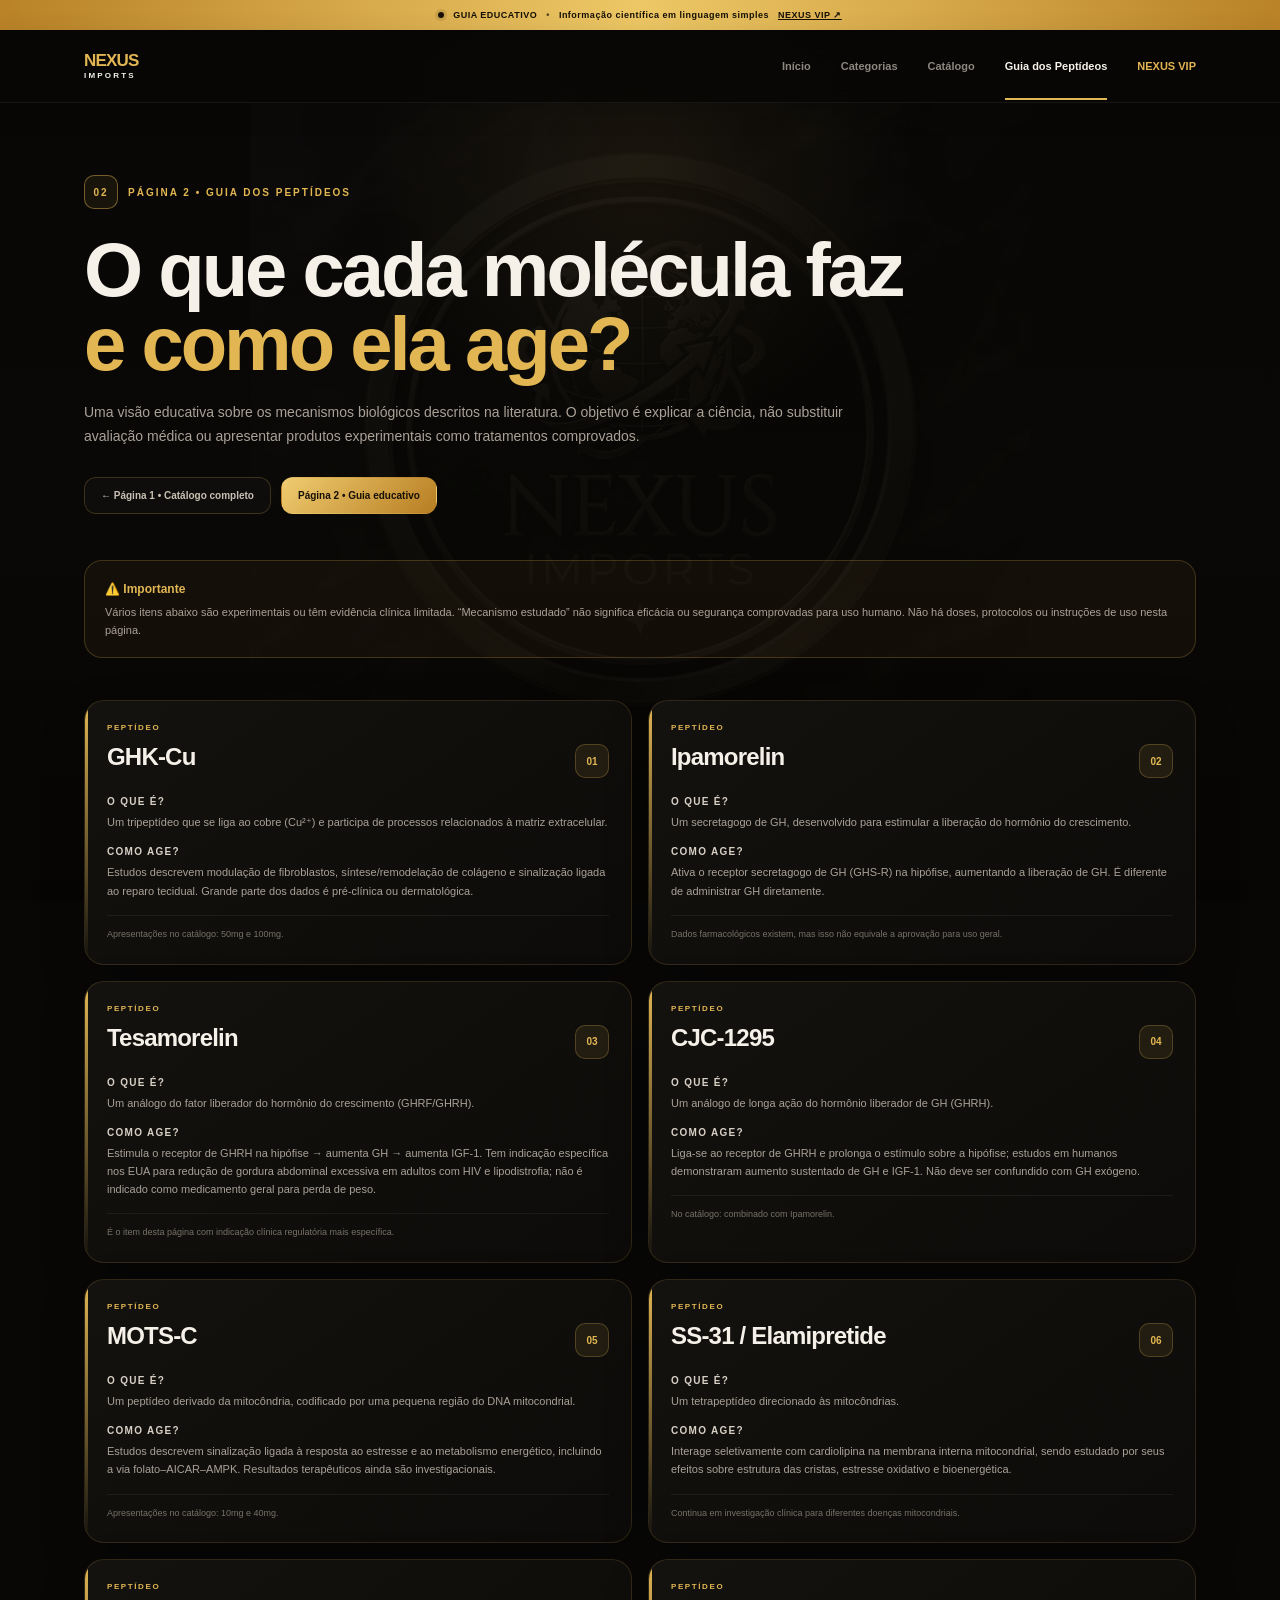
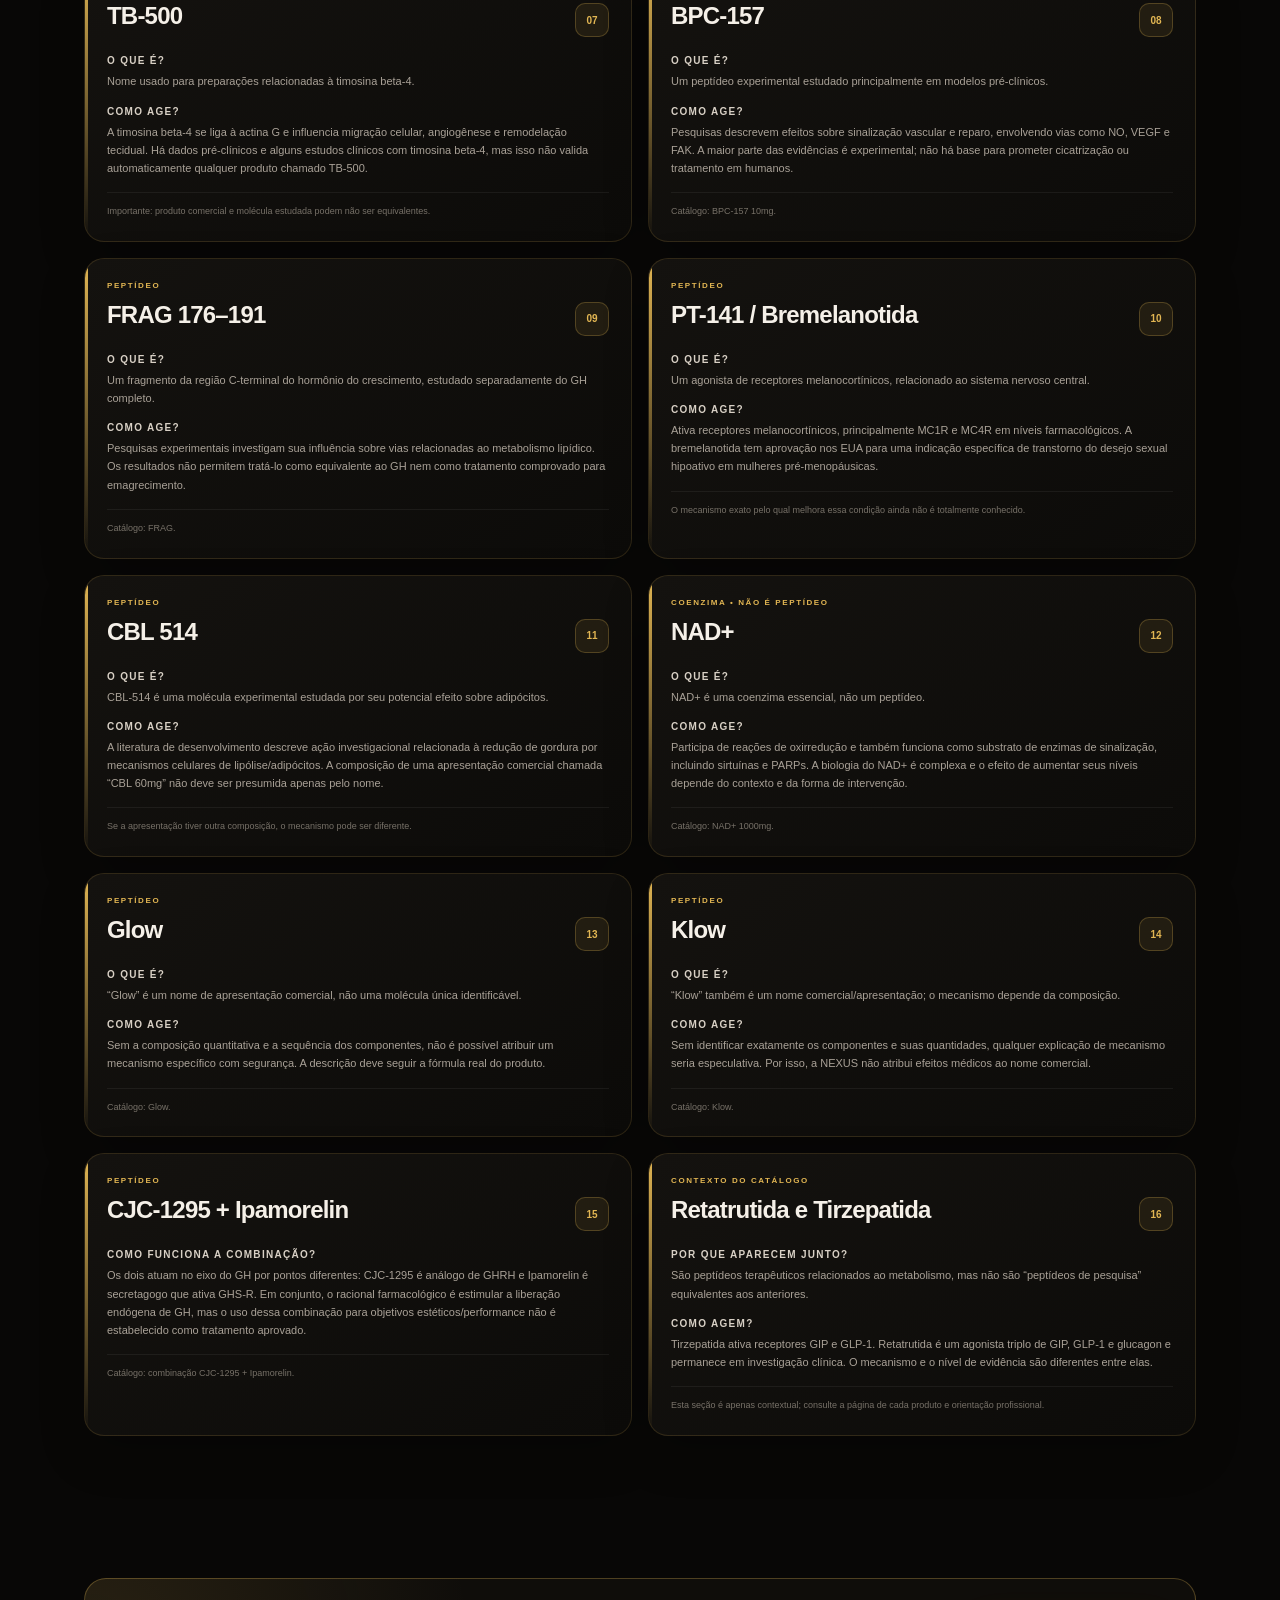
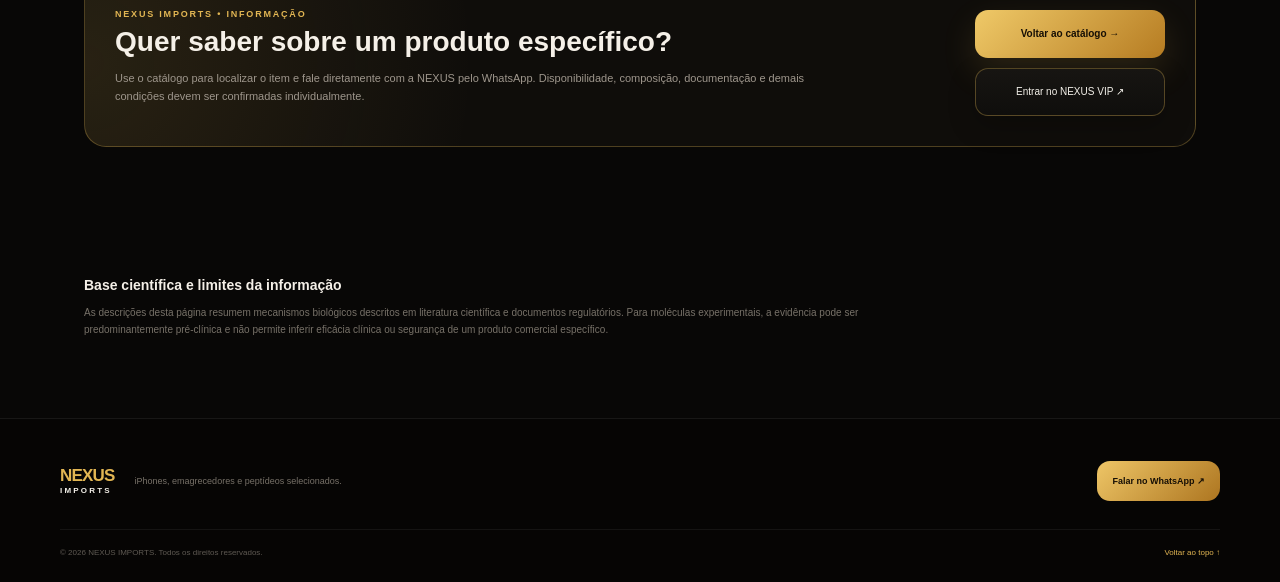
<file: guia-peptideos.html>
<!DOCTYPE html>
<html lang="pt-BR">
<head>
<meta charset="utf-8">
<meta name="viewport" content="width=device-width, initial-scale=1.0, viewport-fit=cover">
<meta name="theme-color" content="#080706">
<meta name="description" content="Guia educativo da NEXUS IMPORTS sobre peptídeos e moléculas relacionadas: mecanismo de ação, nível de evidência e observações de segurança.">
<title>NEXUS IMPORTS | Guia dos Peptídeos</title>
<link rel="icon" href="assets/images/branding/nexus-logo.png">
<link rel="stylesheet" href="style.css">
</head>
<body class="guide-page">
<div class="announcement"><span class="live-dot"></span><strong>GUIA EDUCATIVO</strong><span class="announcement-sep">•</span><span>Informação científica em linguagem simples</span><a href="index.html#promocoes">NEXUS VIP ↗</a></div>
<header class="site-header" id="topo"><div class="header-inner">
<a aria-label="NEXUS IMPORTS - início" class="brand" href="index.html#inicio"><span class="brand-text"><strong>NEXUS</strong><b>IMPORTS</b></span></a>
<nav aria-label="Navegação principal" class="nav" id="main-nav">
<a class="nav-link" href="index.html#inicio">Início</a><a class="nav-link" href="index.html#categorias">Categorias</a><a class="nav-link" href="index.html#catalogo">Catálogo</a><a class="nav-link active" href="guia-peptideos.html">Guia dos Peptídeos</a><a class="nav-link nav-vip" href="index.html#promocoes">NEXUS VIP</a>
</nav>
<button aria-controls="main-nav" aria-expanded="false" aria-label="Abrir menu" class="menu-btn" type="button"><span></span><span></span><span></span></button>
</div></header>
<main>
<section class="guide-hero section-pad">
<div class="guide-kicker"><span>02</span> PÁGINA 2 • GUIA DOS PEPTÍDEOS</div>
<h1>O que cada molécula faz<br><em>e como ela age?</em></h1>
<p>Uma visão educativa sobre os mecanismos biológicos descritos na literatura. O objetivo é explicar a ciência, não substituir avaliação médica ou apresentar produtos experimentais como tratamentos comprovados.</p>
<div class="guide-switch"><a href="index.html">← Página 1 • Catálogo completo</a><a class="active" href="guia-peptideos.html">Página 2 • Guia educativo</a></div>
</section>
<section class="guide-warning section-pad"><div><strong>⚠️ Importante</strong><p>Vários itens abaixo são experimentais ou têm evidência clínica limitada. “Mecanismo estudado” não significa eficácia ou segurança comprovadas para uso humano. Não há doses, protocolos ou instruções de uso nesta página.</p></div></section>
<section class="guide-grid section-pad">
<article class="guide-card"><div class="guide-card-head"><span>PEPTÍDEO</span><h2>GHK-Cu</h2><b>01</b></div><h3>O que é?</h3><p>Um tripeptídeo que se liga ao cobre (Cu²⁺) e participa de processos relacionados à matriz extracelular.</p><h3>Como age?</h3><p>Estudos descrevem modulação de fibroblastos, síntese/remodelação de colágeno e sinalização ligada ao reparo tecidual. Grande parte dos dados é pré-clínica ou dermatológica.</p><small>Apresentações no catálogo: 50mg e 100mg.</small></article>
<article class="guide-card"><div class="guide-card-head"><span>PEPTÍDEO</span><h2>Ipamorelin</h2><b>02</b></div><h3>O que é?</h3><p>Um secretagogo de GH, desenvolvido para estimular a liberação do hormônio do crescimento.</p><h3>Como age?</h3><p>Ativa o receptor secretagogo de GH (GHS-R) na hipófise, aumentando a liberação de GH. É diferente de administrar GH diretamente.</p><small>Dados farmacológicos existem, mas isso não equivale a aprovação para uso geral.</small></article>
<article class="guide-card"><div class="guide-card-head"><span>PEPTÍDEO</span><h2>Tesamorelin</h2><b>03</b></div><h3>O que é?</h3><p>Um análogo do fator liberador do hormônio do crescimento (GHRF/GHRH).</p><h3>Como age?</h3><p>Estimula o receptor de GHRH na hipófise → aumenta GH → aumenta IGF-1. Tem indicação específica nos EUA para redução de gordura abdominal excessiva em adultos com HIV e lipodistrofia; não é indicado como medicamento geral para perda de peso.</p><small>É o item desta página com indicação clínica regulatória mais específica.</small></article>
<article class="guide-card"><div class="guide-card-head"><span>PEPTÍDEO</span><h2>CJC-1295</h2><b>04</b></div><h3>O que é?</h3><p>Um análogo de longa ação do hormônio liberador de GH (GHRH).</p><h3>Como age?</h3><p>Liga-se ao receptor de GHRH e prolonga o estímulo sobre a hipófise; estudos em humanos demonstraram aumento sustentado de GH e IGF-1. Não deve ser confundido com GH exógeno.</p><small>No catálogo: combinado com Ipamorelin.</small></article>
<article class="guide-card"><div class="guide-card-head"><span>PEPTÍDEO</span><h2>MOTS-C</h2><b>05</b></div><h3>O que é?</h3><p>Um peptídeo derivado da mitocôndria, codificado por uma pequena região do DNA mitocondrial.</p><h3>Como age?</h3><p>Estudos descrevem sinalização ligada à resposta ao estresse e ao metabolismo energético, incluindo a via folato–AICAR–AMPK. Resultados terapêuticos ainda são investigacionais.</p><small>Apresentações no catálogo: 10mg e 40mg.</small></article>
<article class="guide-card"><div class="guide-card-head"><span>PEPTÍDEO</span><h2>SS-31 / Elamipretide</h2><b>06</b></div><h3>O que é?</h3><p>Um tetrapeptídeo direcionado às mitocôndrias.</p><h3>Como age?</h3><p>Interage seletivamente com cardiolipina na membrana interna mitocondrial, sendo estudado por seus efeitos sobre estrutura das cristas, estresse oxidativo e bioenergética.</p><small>Continua em investigação clínica para diferentes doenças mitocondriais.</small></article>
<article class="guide-card"><div class="guide-card-head"><span>PEPTÍDEO</span><h2>TB-500</h2><b>07</b></div><h3>O que é?</h3><p>Nome usado para preparações relacionadas à timosina beta-4.</p><h3>Como age?</h3><p>A timosina beta-4 se liga à actina G e influencia migração celular, angiogênese e remodelação tecidual. Há dados pré-clínicos e alguns estudos clínicos com timosina beta-4, mas isso não valida automaticamente qualquer produto chamado TB-500.</p><small>Importante: produto comercial e molécula estudada podem não ser equivalentes.</small></article>
<article class="guide-card"><div class="guide-card-head"><span>PEPTÍDEO</span><h2>BPC-157</h2><b>08</b></div><h3>O que é?</h3><p>Um peptídeo experimental estudado principalmente em modelos pré-clínicos.</p><h3>Como age?</h3><p>Pesquisas descrevem efeitos sobre sinalização vascular e reparo, envolvendo vias como NO, VEGF e FAK. A maior parte das evidências é experimental; não há base para prometer cicatrização ou tratamento em humanos.</p><small>Catálogo: BPC-157 10mg.</small></article>
<article class="guide-card"><div class="guide-card-head"><span>PEPTÍDEO</span><h2>FRAG 176–191</h2><b>09</b></div><h3>O que é?</h3><p>Um fragmento da região C-terminal do hormônio do crescimento, estudado separadamente do GH completo.</p><h3>Como age?</h3><p>Pesquisas experimentais investigam sua influência sobre vias relacionadas ao metabolismo lipídico. Os resultados não permitem tratá-lo como equivalente ao GH nem como tratamento comprovado para emagrecimento.</p><small>Catálogo: FRAG.</small></article>
<article class="guide-card"><div class="guide-card-head"><span>PEPTÍDEO</span><h2>PT-141 / Bremelanotida</h2><b>10</b></div><h3>O que é?</h3><p>Um agonista de receptores melanocortínicos, relacionado ao sistema nervoso central.</p><h3>Como age?</h3><p>Ativa receptores melanocortínicos, principalmente MC1R e MC4R em níveis farmacológicos. A bremelanotida tem aprovação nos EUA para uma indicação específica de transtorno do desejo sexual hipoativo em mulheres pré-menopáusicas.</p><small>O mecanismo exato pelo qual melhora essa condição ainda não é totalmente conhecido.</small></article>
<article class="guide-card"><div class="guide-card-head"><span>PEPTÍDEO</span><h2>CBL 514</h2><b>11</b></div><h3>O que é?</h3><p>CBL-514 é uma molécula experimental estudada por seu potencial efeito sobre adipócitos.</p><h3>Como age?</h3><p>A literatura de desenvolvimento descreve ação investigacional relacionada à redução de gordura por mecanismos celulares de lipólise/adipócitos. A composição de uma apresentação comercial chamada “CBL 60mg” não deve ser presumida apenas pelo nome.</p><small>Se a apresentação tiver outra composição, o mecanismo pode ser diferente.</small></article>
<article class="guide-card"><div class="guide-card-head"><span>COENZIMA • NÃO É PEPTÍDEO</span><h2>NAD+</h2><b>12</b></div><h3>O que é?</h3><p>NAD+ é uma coenzima essencial, não um peptídeo.</p><h3>Como age?</h3><p>Participa de reações de oxirredução e também funciona como substrato de enzimas de sinalização, incluindo sirtuínas e PARPs. A biologia do NAD+ é complexa e o efeito de aumentar seus níveis depende do contexto e da forma de intervenção.</p><small>Catálogo: NAD+ 1000mg.</small></article>
<article class="guide-card"><div class="guide-card-head"><span>PEPTÍDEO</span><h2>Glow</h2><b>13</b></div><h3>O que é?</h3><p>“Glow” é um nome de apresentação comercial, não uma molécula única identificável.</p><h3>Como age?</h3><p>Sem a composição quantitativa e a sequência dos componentes, não é possível atribuir um mecanismo específico com segurança. A descrição deve seguir a fórmula real do produto.</p><small>Catálogo: Glow.</small></article>
<article class="guide-card"><div class="guide-card-head"><span>PEPTÍDEO</span><h2>Klow</h2><b>14</b></div><h3>O que é?</h3><p>“Klow” também é um nome comercial/apresentação; o mecanismo depende da composição.</p><h3>Como age?</h3><p>Sem identificar exatamente os componentes e suas quantidades, qualquer explicação de mecanismo seria especulativa. Por isso, a NEXUS não atribui efeitos médicos ao nome comercial.</p><small>Catálogo: Klow.</small></article>
<article class="guide-card"><div class="guide-card-head"><span>PEPTÍDEO</span><h2>CJC-1295 + Ipamorelin</h2><b>15</b></div><h3>Como funciona a combinação?</h3><p>Os dois atuam no eixo do GH por pontos diferentes: CJC-1295 é análogo de GHRH e Ipamorelin é secretagogo que ativa GHS-R. Em conjunto, o racional farmacológico é estimular a liberação endógena de GH, mas o uso dessa combinação para objetivos estéticos/performance não é estabelecido como tratamento aprovado.</p><small>Catálogo: combinação CJC-1295 + Ipamorelin.</small></article>
<article class="guide-card"><div class="guide-card-head"><span>CONTEXTO DO CATÁLOGO</span><h2>Retatrutida e Tirzepatida</h2><b>16</b></div><h3>Por que aparecem junto?</h3><p>São peptídeos terapêuticos relacionados ao metabolismo, mas não são “peptídeos de pesquisa” equivalentes aos anteriores.</p><h3>Como agem?</h3><p>Tirzepatida ativa receptores GIP e GLP-1. Retatrutida é um agonista triplo de GIP, GLP-1 e glucagon e permanece em investigação clínica. O mecanismo e o nível de evidência são diferentes entre elas.</p><small>Esta seção é apenas contextual; consulte a página de cada produto e orientação profissional.</small></article>
</section>
<section class="guide-final section-pad"><div class="guide-final-box"><div><span class="eyebrow">NEXUS IMPORTS • INFORMAÇÃO</span><h2>Quer saber sobre um produto específico?</h2><p>Use o catálogo para localizar o item e fale diretamente com a NEXUS pelo WhatsApp. Disponibilidade, composição, documentação e demais condições devem ser confirmadas individualmente.</p></div><div class="guide-final-actions"><a class="primary-btn" href="index.html#catalogo">Voltar ao catálogo →</a><a class="secondary-btn" href="index.html#promocoes">Entrar no NEXUS VIP ↗</a></div></div></section>
<section class="guide-sources section-pad"><h2>Base científica e limites da informação</h2><p>As descrições desta página resumem mecanismos biológicos descritos em literatura científica e documentos regulatórios. Para moléculas experimentais, a evidência pode ser predominantemente pré-clínica e não permite inferir eficácia clínica ou segurança de um produto comercial específico.</p></section>
</main>
<footer><div class="footer-main"><a class="brand" href="index.html#inicio"><span class="brand-text"><strong>NEXUS</strong><b>IMPORTS</b></span></a><p>iPhones, emagrecedores e peptídeos selecionados.</p><a class="footer-wa" href="https://wa.me/595982747177" rel="noopener" target="_blank">Falar no WhatsApp ↗</a></div><div class="footer-line"></div><div class="footer-bottom"><small>© 2026 NEXUS IMPORTS. Todos os direitos reservados.</small><a href="#topo">Voltar ao topo ↑</a></div></footer>
<script>
const menuBtn=document.querySelector('.menu-btn'),nav=document.querySelector('.nav');
menuBtn?.addEventListener('click',()=>{const open=nav?.classList.toggle('open');menuBtn?.setAttribute('aria-expanded',String(!!open));});
document.querySelectorAll('.nav-link').forEach(link=>link.addEventListener('click',()=>nav?.classList.remove('open')));
</script>
</body></html>
</file>
<file: style.css>
:root{--bg:#080706;--surface:#0d0c0a;--surface2:#12100d;--text:#f6f3eb;--muted:#9b958a;--gold:#e2b653;--gold2:#b98227;--line:rgba(226,182,83,.16);--green:#20d66b;--radius:22px;--shadow:0 24px 70px rgba(0,0,0,.42)}
*{box-sizing:border-box}html{scroll-behavior:smooth}body{margin:0;background:var(--bg);color:var(--text);font-family:Inter,Arial,sans-serif;overflow-x:hidden;position:relative;isolation:isolate}body:before{content:"";position:fixed;z-index:-2;inset:0;background:radial-gradient(circle at 50% 18%,rgba(226,182,83,.07),transparent 28%),linear-gradient(180deg,#080706,#090806 60%,#060504)}body:after{content:"";position:fixed;z-index:-1;left:50%;top:48%;width:min(72vw,780px);aspect-ratio:1;transform:translate(-50%,-50%);background:url("assets/images/branding/nexus-logo.png") center/contain no-repeat;opacity:.035;pointer-events:none;filter:saturate(.7)}a{text-decoration:none;color:inherit}button,input{font:inherit}.announcement{height:30px;background:linear-gradient(90deg,#b98227,#edc765,#b98227);color:#151006;display:flex;align-items:center;justify-content:center;gap:9px;font-size:9px;font-weight:700;letter-spacing:.5px}.announcement a{text-decoration:underline;font-weight:900}.announcement-sep{opacity:.7}.live-dot{width:6px;height:6px;background:#171107;border-radius:50%;box-shadow:0 0 0 3px rgba(23,17,7,.1)}
.site-header{position:sticky;top:0;z-index:80;background:rgba(8,7,6,.82);border-bottom:1px solid rgba(255,255,255,.06);backdrop-filter:blur(18px)}.header-inner{max-width:1160px;margin:auto;height:72px;padding:0 24px;display:flex;align-items:center;justify-content:space-between;gap:24px}.brand{display:flex;align-items:center;gap:10px;font-family:Poppins,sans-serif;font-weight:800;white-space:nowrap}.brand-mark{display:grid;place-items:center;width:31px;height:31px;border:1px solid var(--gold);border-radius:10px;color:var(--gold);font-size:14px}.brand-text{font-size:13px;letter-spacing:-.3px}.brand-text b{color:var(--gold)}.nav{display:flex;gap:30px}.nav-link{position:relative;color:#8d887f;font-size:11px;font-weight:600;padding:28px 0}.nav-link:hover,.nav-link.active{color:var(--text)}.nav-link.active:after{content:"";position:absolute;bottom:0;left:0;right:0;height:2px;background:var(--gold)}.header-cta,.footer-wa,.primary-btn,.product-action,.banner-cta{display:inline-flex;align-items:center;justify-content:center;gap:10px;font-weight:800;border-radius:13px}.header-cta{min-height:42px;padding:0 18px;background:linear-gradient(135deg,#efc968,#b67c22);color:#160f05;font-size:10px;box-shadow:0 10px 30px rgba(226,182,83,.12)}.menu-btn{display:none;background:none;border:0;padding:8px}.menu-btn span{display:block;width:21px;height:2px;background:var(--text);margin:4px;border-radius:5px}
main{overflow:hidden}.hero{max-width:1160px;min-height:650px;margin:auto;padding:74px 24px 70px;display:grid;grid-template-columns:1fr 1.04fr;align-items:center;gap:52px;position:relative}.hero-grid-bg{position:absolute;inset:0;pointer-events:none;background-image:linear-gradient(rgba(255,255,255,.025) 1px,transparent 1px),linear-gradient(90deg,rgba(255,255,255,.025) 1px,transparent 1px);background-size:56px 56px;mask-image:linear-gradient(to bottom,black,transparent 90%)}.hero-glow{position:absolute;border-radius:50%;filter:blur(70px);pointer-events:none}.glow-a{width:340px;height:340px;background:rgba(226,182,83,.09);right:22%;top:8%}.glow-b{width:240px;height:240px;background:rgba(255,180,45,.05);left:0;bottom:10%}.hero-copy{position:relative;z-index:2}.eyebrow{display:flex;align-items:center;gap:8px;color:var(--gold);font-size:9px;font-weight:800;letter-spacing:1.8px;text-transform:uppercase}.eyebrow>span{width:22px;height:1px;background:var(--gold)}.eyebrow i{font-style:normal;opacity:.7}.hero h1{font-family:Poppins,sans-serif;font-size:clamp(48px,6vw,76px);line-height:.98;letter-spacing:-4px;margin:22px 0 20px}.hero h1 em{font-style:normal;color:var(--gold);text-shadow:0 0 35px rgba(226,182,83,.12)}.hero-sub{max-width:520px;color:#9e988e;font-size:13px;line-height:1.8;margin:0}.hero-actions{display:flex;gap:10px;margin-top:30px}.primary-btn{min-height:48px;padding:0 19px;background:linear-gradient(135deg,#efc968,#b67c22);color:#160f05;font-size:10px;box-shadow:0 14px 35px rgba(226,182,83,.14)}.secondary-btn{min-height:48px;padding:0 18px;border:1px solid rgba(226,182,83,.32);background:linear-gradient(180deg,#171512,#0f0e0c);color:#f4f1ea;font-size:10px;border-radius:13px;box-shadow:0 10px 28px rgba(0,0,0,.22);display:inline-flex;align-items:center;justify-content:center;gap:9px}.secondary-btn .wa-icon{width:22px;height:22px;border-radius:50%;display:grid;place-items:center;background:#25D366;color:#07150b;font-size:10px;font-weight:900;box-shadow:0 0 0 3px rgba(37,211,102,.10)}.secondary-btn b{color:var(--gold);font-size:12px;margin-left:2px}.primary-btn:hover,.secondary-btn:hover,.product-action:hover{filter:brightness(1.07);transform:translateY(-1px)}.hero-proof{display:flex;margin-top:42px}.hero-proof>div{display:flex;gap:10px;align-items:flex-start;padding-right:28px;margin-right:22px;border-right:1px solid var(--line)}.hero-proof>div:last-child{border:0}.hero-proof strong{color:var(--gold);font-size:9px}.hero-proof span{color:#777168;font-size:8px;line-height:1.45;text-transform:uppercase;letter-spacing:.7px}.hero-banner{position:relative;z-index:2;border:1px solid rgba(226,182,83,.25);border-radius:24px;overflow:hidden;background:#090806;box-shadow:var(--shadow),0 0 70px rgba(226,182,83,.07);aspect-ratio:16/10}.hero-banner img{display:block;width:100%;height:100%;object-fit:cover}.banner-cta{position:absolute;left:18px;right:18px;bottom:18px;min-height:45px;background:linear-gradient(135deg,rgba(239,201,104,.98),rgba(182,124,34,.98));color:#160f05;font-size:10px;box-shadow:0 12px 30px rgba(0,0,0,.35)}
.ticker{border-top:1px solid var(--line);border-bottom:1px solid var(--line);overflow:hidden;background:rgba(12,10,8,.72)}.ticker-track{height:50px;display:flex;align-items:center;justify-content:center;gap:25px;min-width:max-content;color:#777167;font-size:8px;font-weight:800;letter-spacing:2px}.ticker i{font-style:normal;color:var(--gold)}
.section-pad{max-width:1160px;margin:auto;padding:100px 24px}.section-head{display:flex;align-items:end;justify-content:space-between;gap:30px;margin-bottom:34px}.section-head h2,.catalog-heading h2{font-family:Poppins,sans-serif;font-size:clamp(30px,4vw,48px);line-height:1.05;letter-spacing:-2px;margin:12px 0 0}.section-head p,.catalog-heading p{max-width:430px;margin:0;color:#817b72;font-size:11px;line-height:1.7}.category-grid{display:grid;grid-template-columns:repeat(4,1fr);gap:12px}.category-card{position:relative;min-height:350px;padding:20px;border:1px solid rgba(255,255,255,.08);border-radius:var(--radius);background:linear-gradient(145deg,#12110f,#0b0a09);overflow:hidden;display:flex;flex-direction:column;justify-content:space-between;transition:.3s}.category-card:before{content:"";position:absolute;width:190px;height:190px;border-radius:50%;right:-65px;top:-70px;background:radial-gradient(circle,rgba(226,182,83,.15),transparent 68%);opacity:.7}.category-card:hover{transform:translateY(-5px);border-color:rgba(226,182,83,.32);box-shadow:0 22px 55px rgba(0,0,0,.3)}.category-number{position:relative;color:#5f5a53;font-size:9px;font-weight:800}.category-art{height:140px;display:grid;place-items:center;color:var(--gold);font-size:78px;font-family:Poppins,sans-serif;text-shadow:0 0 35px rgba(226,182,83,.16)}.xiaomi-art{font-size:70px}.peptide-art{font-size:62px}.category-content{position:relative}.category-content>span,.feature-info>div>span,.catalog-product-info>span{color:#6e685f;font-size:8px;font-weight:800;letter-spacing:1.5px}.category-content h3{font-family:Poppins,sans-serif;font-size:22px;margin:6px 0}.category-content p{color:#79736a;font-size:9px;line-height:1.55;min-height:30px;margin:0 0 16px}.category-content b{color:var(--gold);font-size:9px}.category-content i{font-style:normal;margin-left:5px}
.catalog{border-top:1px solid rgba(255,255,255,.035);max-width:none;padding-left:max(24px,calc((100vw - 1160px)/2));padding-right:max(24px,calc((100vw - 1160px)/2));background:linear-gradient(180deg,rgba(15,13,10,.42),rgba(7,6,5,.7))}.catalog-heading{max-width:1160px;margin:0 auto 30px;display:flex;align-items:end;justify-content:space-between;gap:25px}.catalog-whatsapp{display:flex;align-items:center;gap:15px;color:var(--gold);font-size:10px;font-weight:800;white-space:nowrap}.catalog-toolbar{max-width:1160px;margin:auto;display:flex;gap:14px;align-items:center;justify-content:space-between}.catalog-tabs{display:flex;gap:7px;overflow-x:auto;scrollbar-width:none}.catalog-tabs::-webkit-scrollbar{display:none}.catalog-tab{border:1px solid rgba(255,255,255,.09);background:#0e0d0b;color:#777168;border-radius:999px;padding:10px 14px;white-space:nowrap;font-size:9px;font-weight:800;cursor:pointer}.catalog-tab.active,.catalog-tab:hover{border-color:rgba(226,182,83,.42);background:rgba(226,182,83,.09);color:var(--gold)}.catalog-tab small{opacity:.55;margin-left:3px}.catalog-search{width:240px;flex:0 0 240px;height:40px;display:flex;align-items:center;gap:8px;padding:0 11px;border:1px solid rgba(255,255,255,.09);background:#0c0b09;border-radius:12px;color:#69645c}.catalog-search input{min-width:0;flex:1;border:0;outline:0;background:transparent;color:var(--text);font-size:10px}.catalog-search kbd{font-size:8px;border:1px solid #2a2823;border-radius:5px;padding:3px 5px;color:#6d675e}.catalog-result{max-width:1160px;margin:15px auto 35px;display:flex;gap:8px;color:#666158;font-size:9px}.catalog-sections{max-width:1160px;margin:auto}.catalog-category{margin-bottom:70px}.category-title{display:flex;gap:18px;align-items:flex-start;margin-bottom:20px}.category-index{color:var(--gold);font-size:10px;font-weight:800;padding-top:4px}.category-title span{color:#706a61;font-size:8px;font-weight:800;letter-spacing:1.5px}.category-title h3{font-family:Poppins,sans-serif;font-size:28px;margin:5px 0}.category-title p{margin:0;color:#777168;font-size:10px;line-height:1.6}.catalog-product-grid{display:grid;grid-template-columns:repeat(4,1fr);gap:12px}.catalog-product{border:1px solid rgba(255,255,255,.08);background:#0d0c0a;border-radius:18px;overflow:hidden;transition:.3s}.catalog-product:hover{transform:translateY(-4px);border-color:rgba(226,182,83,.25);box-shadow:0 18px 45px rgba(0,0,0,.28)}.catalog-product-image{height:230px;display:grid;place-items:center;position:relative;overflow:hidden;background:radial-gradient(circle at 50% 42%,#1c1a16,#090807 70%)}.catalog-product-image:after{content:"";position:absolute;inset:0;background:linear-gradient(transparent 55%,rgba(0,0,0,.25))}.fake-iphone span{width:78px;height:155px;border-radius:23px;background:linear-gradient(145deg,#d7d7d4,#454545);display:grid;place-items:center;color:#111;font-size:36px;font-weight:800;box-shadow:0 20px 35px #000}.fake-watch:before{content:"";width:105px;height:120px;border-radius:28px;background:#14171b;box-shadow:0 0 0 14px #07090b,0 18px 30px #000}.fake-mac:before{content:"";width:150px;height:95px;border:7px solid #252a2f;border-radius:9px 9px 4px 4px;box-shadow:0 25px 20px #000}.fake-mac:after{content:"";position:absolute;width:185px;height:8px;bottom:62px;background:#282d31;border-radius:50%}.simple-box{font-size:58px;color:var(--gold);text-shadow:0 0 30px rgba(226,182,83,.2)}.xiaomi-mark{font-size:74px;font-weight:800;color:#efb33d}.real-product{background:#f0efeb}.real-product img{width:100%;height:100%;object-fit:cover}.catalog-product-info{padding:17px}.catalog-product-info h4{font-family:Poppins,sans-serif;font-size:19px;margin:5px 0}.catalog-product-info p{color:#777168;font-size:9px;line-height:1.55;min-height:29px;margin:0 0 15px}.product-action{width:100%;min-height:39px;border:1px solid rgba(226,182,83,.2);background:linear-gradient(135deg,#eec667,#ad7520);color:#160f05;font-size:9px;cursor:pointer}.empty-state{max-width:1160px;margin:20px auto 0;padding:30px;border:1px dashed rgba(226,182,83,.22);border-radius:18px;text-align:center}.empty-state strong{display:block;font-size:13px}.empty-state span{display:block;color:#777168;font-size:10px;margin-top:6px}
.trust-strip{max-width:1160px;margin:0 auto;padding:0 24px 90px;display:grid;grid-template-columns:repeat(3,1fr);gap:12px}.trust-strip>div{padding:22px;border:1px solid rgba(255,255,255,.07);border-radius:17px;background:rgba(13,12,10,.72)}.trust-strip span{color:var(--gold);font-size:9px;font-weight:800}.trust-strip strong{display:block;margin:10px 0 5px;font-family:Poppins,sans-serif;font-size:13px}.trust-strip p{margin:0;color:#777168;font-size:9px}
footer{border-top:1px solid rgba(255,255,255,.07);padding:35px max(24px,calc((100vw - 1160px)/2)) 25px;background:#060504}.footer-main{display:flex;align-items:center;gap:20px}.footer-main p{margin:0;color:#777168;font-size:9px;flex:1}.footer-wa{min-height:40px;padding:0 15px;background:linear-gradient(135deg,#eec667,#ad7520);color:#160f05;font-size:9px}.footer-line{height:1px;background:rgba(255,255,255,.06);margin:28px 0 18px}.footer-bottom{display:flex;justify-content:space-between;gap:20px}.footer-bottom small,.footer-bottom a{color:#5f5a53;font-size:8px}.footer-bottom a{color:var(--gold)}
.floating-wa{position:fixed;z-index:90;right:22px;bottom:22px;width:54px;height:54px;border-radius:50%;display:grid;place-items:center;background:linear-gradient(135deg,#24e977,#0ea74d);color:#041008;border:3px solid #071008;box-shadow:0 12px 35px rgba(0,0,0,.45)}.floating-wa span{font-size:20px}.back-top{position:fixed;right:22px;bottom:90px;z-index:89;width:38px;height:38px;border:1px solid rgba(226,182,83,.35);border-radius:50%;background:#0e0c09;color:var(--gold);opacity:0;pointer-events:none;transition:.25s}.back-top.show{opacity:1;pointer-events:auto}.mobile-bottom-nav{display:none}.reveal{opacity:0;transform:translateY(14px);transition:.55s ease}.reveal.visible{opacity:1;transform:none}.toast{position:fixed;left:50%;bottom:24px;transform:translate(-50%,20px);opacity:0;z-index:100;background:#eee8dc;color:#15110b;padding:10px 15px;border-radius:10px;font-size:10px;transition:.25s}.toast.show{opacity:1;transform:translate(-50%,0)}
.how-steps{max-width:1160px;margin:auto;display:grid;grid-template-columns:repeat(3,1fr);gap:12px}.how-step{padding:24px;border:1px solid rgba(255,255,255,.08);border-radius:17px;background:#0d0c0a}.how-step span{color:var(--gold);font-size:11px;font-weight:800}.how-step h3{font-family:Poppins,sans-serif;font-size:19px;margin:8px 0 6px}.how-step p{color:#79736a;font-size:10px;line-height:1.6;margin:0}
.faq-list{max-width:820px;margin:auto;display:flex;flex-direction:column;gap:10px}.faq-item{border:1px solid rgba(255,255,255,.08);border-radius:14px;background:#0d0c0a;padding:16px 20px}.faq-item summary{cursor:pointer;font-family:Poppins,sans-serif;font-size:14px;color:var(--text);list-style:none}.faq-item summary::-webkit-details-marker{display:none}.faq-item summary:after{content:"+";float:right;color:var(--gold);font-size:16px}.faq-item[open] summary:after{content:"–"}.faq-item p{margin:12px 0 0;color:#79736a;font-size:11px;line-height:1.7}
@media(max-width:900px){.hero{grid-template-columns:1fr;min-height:auto;padding-top:55px}.hero-copy{max-width:700px}.hero-banner{max-width:720px;width:100%;margin:auto}.category-grid{grid-template-columns:repeat(2,1fr)}.catalog-product-grid{grid-template-columns:repeat(2,1fr)}.catalog-toolbar{flex-direction:column;align-items:stretch}.catalog-search{width:100%;flex-basis:auto}.nav{gap:18px}.section-pad{padding-top:75px;padding-bottom:75px}}
@media(max-width:760px){body{padding-bottom:72px}.announcement{height:28px;font-size:8px;gap:6px}.announcement span:nth-of-type(2),.announcement .announcement-sep{display:none}.header-inner{height:60px;padding:0 16px}.brand-text{font-size:11px}.brand-mark{width:29px;height:29px}.nav{position:absolute;display:none;left:10px;right:10px;top:58px;padding:8px;background:rgba(11,10,8,.98);border:1px solid var(--line);border-radius:14px;box-shadow:var(--shadow);flex-direction:column;gap:0}.nav.open{display:flex}.nav-link{padding:13px 12px;border-radius:9px}.nav-link.active:after{display:none}.nav-link.active{background:rgba(226,182,83,.08);color:var(--gold)}.header-cta{min-height:37px;padding:0 12px;font-size:9px}.menu-btn{display:block}.hero{padding:45px 16px 50px;gap:32px}.hero h1{font-size:47px;letter-spacing:-2.8px;margin-top:18px}.hero-sub{font-size:11px;line-height:1.7}.hero-actions{display:grid;grid-template-columns:1fr 1fr;margin-top:23px}.primary-btn,.secondary-btn{min-height:50px;padding:0 12px;font-size:9px}.secondary-btn{background:linear-gradient(135deg,#1b1915,#0d0c0a);border-color:rgba(226,182,83,.38);box-shadow:0 12px 28px rgba(0,0,0,.28)}.secondary-btn .wa-icon{width:24px;height:24px;font-size:10px}.hero-proof{margin-top:30px;justify-content:space-between}.hero-proof>div{padding-right:10px;margin-right:10px}.hero-proof span{font-size:7px}.hero-banner{aspect-ratio:1/1.04;border-radius:18px}.banner-cta{left:12px;right:12px;bottom:12px;min-height:44px}.ticker-track{justify-content:flex-start;height:43px;gap:17px;font-size:7px}.section-pad{padding:65px 16px}.section-head{display:block;margin-bottom:24px}.section-head h2,.catalog-heading h2{font-size:32px;letter-spacing:-1.5px}.section-head p,.catalog-heading p{font-size:10px;margin-top:12px}.category-grid{display:flex;overflow-x:auto;scroll-snap-type:x mandatory;gap:10px;margin-right:-16px;padding-right:16px;scrollbar-width:none}.category-grid::-webkit-scrollbar{display:none}.category-card{min-width:80%;min-height:330px;scroll-snap-align:start}.category-art{height:125px}.catalog{padding-left:16px;padding-right:16px}.catalog-heading{display:block}.catalog-whatsapp{margin-top:18px}.catalog-toolbar{gap:10px}.catalog-tabs{margin-right:-16px;padding-right:16px}.catalog-tab{padding:9px 12px;font-size:8px}.catalog-result{margin-bottom:25px}.catalog-category{margin-bottom:50px}.category-title{gap:12px}.category-title h3{font-size:24px}.category-title p{font-size:9px}.catalog-product-grid{grid-template-columns:repeat(2,minmax(0,1fr));gap:9px}.catalog-product-image{height:170px}.catalog-product-info{padding:13px}.catalog-product-info h4{font-size:15px}.catalog-product-info p{font-size:8px;min-height:39px}.product-action{font-size:8px;min-height:37px}.trust-strip{grid-template-columns:1fr;padding:0 16px 55px}.trust-strip>div{padding:17px}.footer-main{display:grid;grid-template-columns:1fr auto;gap:12px}.footer-main p{grid-column:1/-1}.footer-wa{min-height:38px}.footer-bottom{flex-direction:column;gap:8px}.floating-wa{right:14px;bottom:88px}.back-top{display:none}.toast{left:16px;right:16px;bottom:145px;transform:translateY(15px);text-align:center}.how-steps{grid-template-columns:1fr}.faq-item{padding:14px 16px}.toast.show{transform:none}.mobile-bottom-nav{position:fixed;display:grid;grid-template-columns:repeat(4,1fr);left:0;right:0;bottom:0;height:72px;z-index:85;padding:6px 6px 8px;background:rgba(8,7,6,.96);border-top:1px solid var(--line);backdrop-filter:blur(18px)}.mobile-bottom-nav a{display:flex;flex-direction:column;align-items:center;justify-content:center;gap:3px;color:#6f6960;font-size:8px;font-weight:800}.mobile-bottom-nav a span{font-size:18px;color:#9d968b}.mobile-bottom-nav a.active,.mobile-bottom-nav a.active span{color:var(--gold)}}
@media(max-width:380px){.hero h1{font-size:41px}.hero-actions{grid-template-columns:1fr}.catalog-product-grid{grid-template-columns:1fr}.catalog-product-image{height:210px}.category-card{min-width:86%}}

/* Fotos oficiais de produtos — catálogo */
.catalog-product-image.product-photo{background:#f5f4f0;display:flex;align-items:center;justify-content:center;padding:12px;}
.catalog-product-image.product-photo:after{display:none;}
.catalog-product-image.product-photo img{width:100%;height:100%;object-fit:contain;display:block;transition:transform .35s ease;position:relative;z-index:1;}
.catalog-product:hover .product-photo img{transform:scale(1.035);}
.catalog-product-image.dark-photo{background:#050505;}
.catalog-product-image.dark-photo img{object-fit:cover;}
@media(max-width:760px){.catalog-product-image.product-photo{height:175px;padding:8px}.catalog-product-image.dark-photo img{object-fit:cover}.catalog-product-info h4{line-height:1.15}.catalog-product-info p{min-height:44px}}
@media(max-width:380px){.catalog-product-image.product-photo{height:215px}}

.product-source{display:inline-block;margin-top:8px;color:#d9ad3f;font-size:.68rem;font-weight:700;text-decoration:none;letter-spacing:.02em}.product-source:hover{text-decoration:underline}.catalog-product-image img{display:block;width:100%;height:100%;object-fit:contain}.catalog-product-image.product-photo{overflow:hidden}

/* Logo textual do cabeçalho — NEXUS IMPORTS */
.brand{gap:0;line-height:1;align-items:center}
.brand-text{display:flex;flex-direction:column;align-items:flex-start;justify-content:center;font-family:Poppins,sans-serif;font-weight:800;letter-spacing:-.5px;line-height:.9}
.brand-text strong{font-size:17px;color:var(--gold);font-weight:800;letter-spacing:-.8px}
.brand-text b{display:block;color:#f4f1ea;font-size:8px;font-weight:800;letter-spacing:2.2px;margin-top:4px}
@media(max-width:760px){.brand-text strong{font-size:14px}.brand-text b{font-size:7px;letter-spacing:1.8px;margin-top:3px}}


/* Seletor de cores dos iPhones */
.iphone-colors{display:flex;gap:7px;flex-wrap:wrap;align-items:center;margin:8px 0 10px}
.color-dot{width:18px;height:18px;border-radius:50%;border:2px solid rgba(255,255,255,.42);padding:0;cursor:pointer;position:relative;background:var(--swatch,#777);box-shadow:0 0 0 1px rgba(0,0,0,.55);transition:.18s transform,.18s border-color,.18s box-shadow}.color-dot[style*="#ffffff"]{border-color:#777}.color-dot:hover,.color-dot:focus-visible{transform:scale(1.16);border-color:var(--gold);outline:none}.color-dot.active{border-color:var(--gold);box-shadow:0 0 0 2px rgba(218,169,62,.25),0 0 0 3px rgba(0,0,0,.55)}
.iphone-color-label{min-height:32px}
@media(max-width:760px){.iphone-colors{margin:6px 0 8px}.color-dot{width:16px;height:16px}}

/* Grupo de promoções WhatsApp */
.promo-group{padding-top:10px;padding-bottom:10px}
.promo-group-inner{max-width:1160px;margin:0 auto;padding:28px 30px;display:grid;grid-template-columns:auto 1fr auto;align-items:center;gap:24px;border:1px solid rgba(226,182,83,.24);border-radius:22px;background:radial-gradient(circle at 15% 50%,rgba(226,182,83,.10),transparent 32%),linear-gradient(135deg,#15120d,#0b0a08);box-shadow:0 18px 50px rgba(0,0,0,.28)}
.promo-icon{width:58px;height:58px;border-radius:18px;display:grid;place-items:center;background:linear-gradient(135deg,#eec667,#ad7520);color:#160f05;font-size:25px;font-weight:800;box-shadow:0 8px 25px rgba(226,182,83,.18)}
.promo-copy h2{font-family:Poppins,sans-serif;font-size:25px;letter-spacing:-1px;margin:5px 0 5px}.promo-copy h2 em{color:var(--gold);font-style:normal}.promo-copy p{margin:0;color:#8b847a;font-size:10px;line-height:1.6}.promo-group-btn{min-height:46px;padding:0 18px;display:flex;align-items:center;justify-content:center;gap:14px;border-radius:10px;background:linear-gradient(135deg,#eec667,#ad7520);color:#160f05;font-size:9px;font-weight:800;text-decoration:none;white-space:nowrap}.promo-group-btn b{font-size:15px}
@media(max-width:900px){.promo-group-inner{grid-template-columns:auto 1fr;gap:16px}.promo-group-btn{grid-column:1/-1;width:100%}}
@media(max-width:760px){.promo-group{padding-top:0;padding-bottom:0}.promo-group-inner{padding:20px 16px;grid-template-columns:auto 1fr;gap:12px;border-radius:18px}.promo-icon{width:45px;height:45px;border-radius:14px;font-size:19px}.promo-copy h2{font-size:19px;line-height:1.15}.promo-copy p{font-size:9px;margin-top:6px}.promo-group-btn{grid-column:1/-1;min-height:45px;font-size:8px}.mobile-bottom-nav{grid-template-columns:repeat(5,1fr)}.mobile-bottom-nav a{font-size:7px}.mobile-bottom-nav a span{font-size:16px}}


/* PASSO A PASSO — visual premium e responsivo */
.how-steps{
  max-width:1160px;
  margin:auto;
  display:grid;
  grid-template-columns:repeat(3,1fr);
  gap:14px;
  position:relative;
}
.how-step{
  position:relative;
  min-height:270px;
  padding:24px 24px 26px;
  border:1px solid rgba(226,182,83,.14);
  border-radius:20px;
  background:
    radial-gradient(circle at 85% 12%,rgba(226,182,83,.10),transparent 30%),
    linear-gradient(145deg,#15120e,#0c0b09);
  overflow:hidden;
  transition:transform .3s ease,border-color .3s ease,box-shadow .3s ease;
}
.how-step:before{
  content:"";
  position:absolute;
  left:0;top:0;bottom:0;
  width:2px;
  background:linear-gradient(180deg,var(--gold),transparent 75%);
  opacity:.75;
}
.how-step:not(:last-child):after{
  content:"→";
  position:absolute;
  right:-20px;
  top:50%;
  transform:translateY(-50%);
  z-index:3;
  width:30px;height:30px;
  display:grid;place-items:center;
  border:1px solid rgba(226,182,83,.28);
  border-radius:50%;
  background:#0d0c0a;
  color:var(--gold);
  font-size:13px;
}
.how-step:hover{
  transform:translateY(-5px);
  border-color:rgba(226,182,83,.38);
  box-shadow:0 20px 50px rgba(0,0,0,.3);
}
.how-step-top{
  display:flex;
  align-items:center;
  justify-content:space-between;
  gap:10px;
}
.how-number{
  width:42px;height:42px;
  display:grid;place-items:center;
  border-radius:50%;
  background:linear-gradient(135deg,#efc968,#b67c22);
  color:#160f05;
  font-size:11px;
  font-weight:900;
  box-shadow:0 8px 24px rgba(226,182,83,.15);
}
.how-mini{
  color:#6f685e;
  font-size:8px;
  font-weight:800;
  letter-spacing:1.5px;
}
.how-step-icon{
  width:52px;height:52px;
  margin:28px 0 15px;
  display:grid;place-items:center;
  border:1px solid rgba(226,182,83,.24);
  border-radius:15px;
  background:rgba(226,182,83,.055);
  color:var(--gold);
  font-family:Poppins,sans-serif;
  font-size:15px;
  font-weight:800;
}
.how-step-icon-wa{
  background:rgba(32,214,107,.07);
  border-color:rgba(32,214,107,.22);
  color:var(--green);
}
.how-step-content h3{
  font-family:Poppins,sans-serif;
  font-size:20px;
  line-height:1.15;
  margin:0 0 9px;
}
.how-step-content p{
  margin:0;
  max-width:330px;
  color:#79736a;
  font-size:10px;
  line-height:1.7;
}
.how-step-content strong{color:#bdb6aa;font-weight:700}

@media(max-width:760px){
  .how-steps{
    display:flex;
    flex-direction:column;
    gap:0;
    padding-left:8px;
  }
  .how-step{
    min-height:0;
    padding:20px 18px 22px 22px;
    border-radius:18px;
    margin-left:18px;
  }
  .how-step:not(:last-child){
    margin-bottom:18px;
  }
  .how-step:not(:last-child):after{
    content:"↓";
    right:auto;
    left:-34px;
    top:auto;
    bottom:-28px;
    transform:none;
    width:28px;height:28px;
    font-size:12px;
  }
  .how-step:before{
    left:-19px;
    width:2px;
  }
  .how-number{
    width:38px;height:38px;
    font-size:10px;
  }
  .how-mini{font-size:7px}
  .how-step-icon{
    width:46px;height:46px;
    margin:18px 0 12px;
    border-radius:13px;
  }
  .how-step-content h3{font-size:18px;margin-bottom:7px}
  .how-step-content p{font-size:10px;line-height:1.65}
}

@media(max-width:380px){
  .how-steps{padding-left:5px}
  .how-step{margin-left:16px;padding:18px 16px 20px 20px}
  .how-step:before{left:-17px}
  .how-step:not(:last-child):after{left:-31px}
  .how-step-icon{margin-top:16px}
}


/* ===== PASSO A PASSO — correção final ===== */
.how-it-works{position:relative;overflow:hidden}
.how-it-works .section-head{position:relative;z-index:2}
.how-steps{position:relative;display:grid;grid-template-columns:repeat(3,minmax(0,1fr));gap:16px;max-width:1160px;margin:0 auto;padding:0}
.how-step{position:relative;min-height:245px;margin:0;padding:22px 22px 24px;border:1px solid rgba(226,182,83,.18);border-radius:20px;background:linear-gradient(145deg,rgba(23,20,15,.96),rgba(11,10,8,.98));box-shadow:0 12px 35px rgba(0,0,0,.18);overflow:hidden}
.how-step:before{content:"";position:absolute;left:0;top:0;bottom:0;width:3px;background:linear-gradient(180deg,var(--gold),rgba(226,182,83,0));opacity:.9}
.how-step:not(:last-child):after{display:none}
.how-step-top{display:flex;align-items:center;justify-content:space-between;gap:12px;margin-bottom:26px}
.how-number{width:42px;height:42px;flex:0 0 42px;display:grid;place-items:center;border-radius:50%;background:linear-gradient(135deg,#f0cc70,#b77d22);color:#160f05;font-size:11px;font-weight:900;box-shadow:0 8px 22px rgba(226,182,83,.16)}
.how-mini{color:var(--gold);font-size:8px;font-weight:900;letter-spacing:1.7px}
.how-step-icon{display:none}
.how-step-content h3{font-family:Poppins,sans-serif;font-size:20px;line-height:1.18;margin:0 0 10px;color:var(--text)}
.how-step-content p{max-width:none;margin:0;color:#858077;font-size:10px;line-height:1.75}
.how-step-content strong{color:#d2c9bb;font-weight:700}
.how-step:hover{transform:translateY(-3px);border-color:rgba(226,182,83,.34);box-shadow:0 18px 45px rgba(0,0,0,.28)}

@media(min-width:761px){
  .how-steps:before{content:"";position:absolute;left:16.66%;right:16.66%;top:43px;height:1px;background:linear-gradient(90deg,transparent,rgba(226,182,83,.35),rgba(226,182,83,.35),transparent);z-index:0}
  .how-step{z-index:1}
}

@media(max-width:760px){
  .how-it-works{padding-left:16px;padding-right:16px}
  .how-it-works .section-head{margin-bottom:28px}
  .how-steps{display:flex;flex-direction:column;gap:14px;padding:0 0 0 24px}
  .how-steps:before{content:"";position:absolute;left:9px;top:21px;bottom:21px;width:1px;background:linear-gradient(180deg,rgba(226,182,83,.55),rgba(226,182,83,.12));z-index:0}
  .how-step{min-height:0;padding:18px 18px 20px;margin:0;border-radius:17px;z-index:1}
  .how-step:before{left:-25px;top:18px;bottom:18px;width:2px;background:linear-gradient(180deg,var(--gold),rgba(226,182,83,.15))}
  .how-step-top{margin-bottom:16px}
  .how-number{width:38px;height:38px;flex-basis:38px;font-size:10px}
  .how-mini{font-size:7px;letter-spacing:1.4px}
  .how-step-content h3{font-size:18px;margin-bottom:7px}
  .how-step-content p{font-size:10px;line-height:1.65}
}


/* Menu inferior mobile centralizado */
@media(max-width:760px){
  .mobile-bottom-nav{grid-template-columns:repeat(4,minmax(68px,82px));justify-content:center;column-gap:10px;padding-left:10px;padding-right:10px;}
  .mobile-bottom-nav a{width:100%;text-align:center;justify-self:center;}
}
@media(max-width:380px){
  .mobile-bottom-nav{grid-template-columns:repeat(4,minmax(60px,72px));column-gap:5px;padding-left:6px;padding-right:6px;}
}


/* MENU MOBILE — centralização definitiva */
@media(max-width:760px){
  .mobile-bottom-nav{
    display:grid !important;
    grid-template-columns:repeat(4, 68px) !important;
    justify-content:center !important;
    align-items:stretch !important;
    column-gap:18px !important;
    left:0 !important; right:0 !important;
    padding-left:0 !important; padding-right:0 !important;
  }
  .mobile-bottom-nav a{width:68px !important; justify-self:center !important;}
}
@media(max-width:390px){
  .mobile-bottom-nav{grid-template-columns:repeat(4, 60px) !important; column-gap:10px !important;}
  .mobile-bottom-nav a{width:60px !important;}
}


/* Foco no fechamento 1x1 pelo WhatsApp */
.catalog-consult{display:flex;align-items:center;min-height:29px;margin:0 0 15px;color:var(--gold);font-size:9px;font-weight:800;letter-spacing:.15px}
.product-action{min-height:42px;font-size:9.5px;box-shadow:0 8px 22px rgba(226,182,83,.10)}
.catalog-product:hover .product-action{box-shadow:0 10px 28px rgba(226,182,83,.16)}
@media(max-width:760px){.catalog-consult{min-height:39px;font-size:8px;line-height:1.35}.product-action{min-height:39px;font-size:8.5px}}


/* ===== NEXUS IMPORTS — refinamento de layout ===== */
.site-header{box-shadow:0 8px 28px rgba(0,0,0,.14)}
.hero{min-height:610px;padding-top:62px;padding-bottom:62px}
.hero-copy{max-width:590px}
.hero-sub{max-width:500px}
.hero-banner{max-width:590px;justify-self:end}
.categories{padding-top:84px;padding-bottom:84px}
.category-grid{grid-template-columns:repeat(3,minmax(0,1fr));max-width:1160px;margin:0 auto}
.category-card{min-height:320px}
.category-card:nth-child(2){background:linear-gradient(145deg,#11100e,#0a0908)}
.category-card:nth-child(3){background:linear-gradient(145deg,#13110e,#0a0908)}
.catalog{padding-top:86px;padding-bottom:96px}
.catalog-heading{padding-bottom:6px}
.catalog-heading>div{max-width:720px}
.catalog-whatsapp{padding:11px 15px;border:1px solid rgba(226,182,83,.22);border-radius:999px;background:rgba(226,182,83,.05)}
.catalog-toolbar{padding:12px;border:1px solid rgba(255,255,255,.065);border-radius:16px;background:rgba(9,8,7,.76);backdrop-filter:blur(14px);position:sticky;top:72px;z-index:20}
.catalog-result{margin-top:12px}
.catalog-category{padding:30px 0 10px;margin-bottom:54px;border-top:1px solid rgba(255,255,255,.055)}
.catalog-category:first-child{border-top:0;padding-top:0}
.category-title{align-items:center;margin-bottom:24px}
.category-title>div:last-child{flex:1}
.category-title h3{font-size:30px}
.category-title p{max-width:680px}
.category-index{min-width:32px;width:32px;height:32px;border:1px solid rgba(226,182,83,.28);border-radius:10px;display:grid;place-items:center;padding:0;background:rgba(226,182,83,.05)}
.catalog-product-grid{grid-template-columns:repeat(4,minmax(0,1fr));gap:14px}
.catalog-product{display:flex;flex-direction:column;min-width:0;background:linear-gradient(180deg,#11100e,#0c0b09)}
.catalog-product-image{height:250px}
.catalog-product-info{display:flex;flex-direction:column;flex:1;padding:16px}
.catalog-product-info h4{min-height:44px;display:flex;align-items:flex-start;margin:6px 0 4px}
.catalog-product-info p{margin-bottom:10px}
.iphone-colors{min-height:24px}
.product-action{margin-top:auto;min-height:42px}
.real-product img{padding:4px}
.how-it-works{padding-top:84px;padding-bottom:84px;background:linear-gradient(180deg,rgba(226,182,83,.025),transparent)}
.how-steps{gap:14px}
.how-step{min-height:220px;background:linear-gradient(145deg,#11100e,#0a0908)}
.promo-group{padding-top:20px;padding-bottom:84px}
.promo-group-inner{padding:32px 34px}
.promo-copy h2{font-family:Poppins,sans-serif;font-size:clamp(26px,3.5vw,40px);line-height:1.08;margin:8px 0}
.promo-group-btn{white-space:nowrap}
.faq{padding-top:84px}
footer{padding-top:42px}
@media(max-width:1050px){
  .catalog-product-grid{grid-template-columns:repeat(3,minmax(0,1fr))}
  .hero{grid-template-columns:1fr 1fr;gap:30px}
  .hero-banner{justify-self:stretch}
}
@media(max-width:760px){
  .hero{min-height:auto;padding-top:42px;padding-bottom:48px}
  .hero-banner{max-width:none}
  .categories{padding-top:58px;padding-bottom:58px}
  .category-grid{display:flex;max-width:none}
  .catalog{padding-top:58px;padding-bottom:70px}
  .catalog-toolbar{position:sticky;top:60px;padding:9px;border-radius:14px}
  .catalog-result{margin-top:10px}
  .catalog-category{padding-top:22px;margin-bottom:38px}
  .category-title{margin-bottom:18px}
  .category-title h3{font-size:24px}
  .catalog-product-grid{grid-template-columns:repeat(2,minmax(0,1fr));gap:10px}
  .catalog-product-image{height:190px}
  .catalog-product-info{padding:12px}
  .catalog-product-info h4{font-size:14px;min-height:36px}
  .catalog-product-info p{font-size:8px;min-height:36px}
  .product-action{min-height:39px;font-size:8px}
  .promo-group{padding-top:8px;padding-bottom:58px}
  .promo-group-inner{grid-template-columns:auto 1fr;gap:16px;padding:22px 18px}
  .promo-icon{display:none}
  .promo-group-btn{grid-column:1/-1;width:100%}
  .how-it-works{padding-top:58px;padding-bottom:58px}
  .faq{padding-top:58px}
}
@media(max-width:380px){
  .catalog-product-grid{grid-template-columns:1fr}
  .catalog-product-image{height:220px}
}

/* ===== CARDS PREMIUM — padronização visual sem trocar as fotos ===== */
.catalog-product{
  position:relative;
  display:flex;
  flex-direction:column;
  min-width:0;
  min-height:438px;
  border:1px solid rgba(226,182,83,.12);
  border-radius:20px;
  background:linear-gradient(145deg,#12100d 0%,#0b0a08 100%);
  box-shadow:0 16px 45px rgba(0,0,0,.24),inset 0 1px 0 rgba(255,255,255,.025);
  overflow:hidden;
}
.catalog-product:before{
  content:"";
  position:absolute;
  inset:0;
  pointer-events:none;
  background:linear-gradient(135deg,rgba(255,255,255,.025),transparent 28%,transparent 72%,rgba(226,182,83,.025));
  z-index:0;
}
.catalog-product-image{
  height:248px;
  flex:0 0 248px;
  margin:0;
  padding:18px;
  display:grid;
  place-items:center;
  position:relative;
  overflow:hidden;
  background:
    radial-gradient(circle at 50% 42%,rgba(226,182,83,.10),transparent 34%),
    radial-gradient(circle at 50% 100%,rgba(255,255,255,.035),transparent 48%),
    linear-gradient(180deg,#14120f 0%,#0a0908 100%);
  border-bottom:1px solid rgba(255,255,255,.06);
}
.catalog-product-image:before{
  content:"";
  position:absolute;
  width:72%;
  height:38%;
  left:14%;
  bottom:7%;
  border-radius:50%;
  background:radial-gradient(ellipse,rgba(0,0,0,.42),transparent 68%);
  filter:blur(8px);
  pointer-events:none;
}
.catalog-product-image:after{content:"";position:absolute;inset:0;background:linear-gradient(180deg,rgba(255,255,255,.025),transparent 28%,rgba(0,0,0,.12));pointer-events:none;z-index:2}
.catalog-product-image img{
  position:relative;
  z-index:1;
  display:block;
  width:100%;
  height:100%;
  max-width:100%;
  max-height:100%;
  object-fit:contain;
  object-position:center;
  filter:drop-shadow(0 16px 18px rgba(0,0,0,.30));
  transition:transform .35s ease,filter .35s ease;
}
.catalog-product:hover .catalog-product-image img{transform:scale(1.025);filter:drop-shadow(0 20px 24px rgba(0,0,0,.38))}
.catalog-product-image.product-photo{background:linear-gradient(180deg,#f5f4f0 0%,#e9e7e1 100%);padding:16px}
.catalog-product-image.product-photo:before{background:radial-gradient(ellipse,rgba(0,0,0,.16),transparent 68%)}
.catalog-product-image.product-photo:after{background:linear-gradient(180deg,rgba(255,255,255,.10),transparent 35%,rgba(0,0,0,.05));}
.catalog-product-image.real-product{background:linear-gradient(180deg,#f6f5f2 0%,#ebe9e3 100%);padding:14px 18px}
.catalog-product-image.real-product:before{background:radial-gradient(ellipse,rgba(0,0,0,.14),transparent 68%)}
.catalog-product-image.real-product img{object-fit:contain;padding:4px;filter:drop-shadow(0 14px 15px rgba(0,0,0,.18));}
.catalog-product-info{
  position:relative;
  z-index:3;
  display:flex;
  flex-direction:column;
  flex:1;
  min-width:0;
  padding:17px 17px 16px;
}
.catalog-product-info>span{font-size:7px;letter-spacing:1.8px;color:#81796d}
.catalog-product-info h4{
  font-size:17px;
  line-height:1.18;
  min-height:40px;
  margin:6px 0 5px;
  display:flex;
  align-items:flex-start;
}
.catalog-product-info p{
  font-size:9px;
  line-height:1.5;
  min-height:29px;
  margin:0 0 12px;
  color:#80796f;
}
.catalog-product-info .iphone-colors{margin-top:auto;margin-bottom:11px;min-height:24px}
.catalog-product-info .product-action{margin-top:auto;min-height:42px;border-radius:11px;box-shadow:0 8px 22px rgba(226,182,83,.08);letter-spacing:.1px}

/* Separação visual das categorias */
.catalog-category{position:relative}
.catalog-category[data-category="emagrecedores"],
.catalog-category[data-category="peptideos"]{padding-top:8px}
.catalog-category[data-category="emagrecedores"] .category-title,
.catalog-category[data-category="peptideos"] .category-title{padding-top:20px}
.category-title{position:relative}
.category-title:after{content:"";position:absolute;left:0;right:0;bottom:-10px;height:1px;background:linear-gradient(90deg,rgba(226,182,83,.25),rgba(255,255,255,.04),transparent 75%)}

/* Pequeno selo visual no canto dos cards de produtos */
.catalog-category[data-category="emagrecedores"] .catalog-product:after,
.catalog-category[data-category="peptideos"] .catalog-product:after{
  content:"CONSULTA";
  position:absolute;
  top:12px;
  right:12px;
  z-index:5;
  padding:5px 7px;
  border:1px solid rgba(226,182,83,.20);
  border-radius:999px;
  background:rgba(8,7,6,.72);
  color:var(--gold);
  font-size:6px;
  font-weight:900;
  letter-spacing:1.2px;
  backdrop-filter:blur(8px);
}

@media(max-width:900px){
  .catalog-product{min-height:430px}
  .catalog-product-image{height:220px;flex-basis:220px}
}
@media(max-width:760px){
  .catalog-product{min-height:385px;border-radius:17px}
  .catalog-product-image{height:178px;flex-basis:178px;padding:10px}
  .catalog-product-image.real-product{padding:9px 12px}
  .catalog-product-info{padding:13px 12px 12px}
  .catalog-product-info h4{font-size:14px;min-height:35px}
  .catalog-product-info p{font-size:8px;min-height:34px;margin-bottom:9px}
  .catalog-product-info .product-action{min-height:38px;font-size:8px;border-radius:10px}
  .catalog-category[data-category="emagrecedores"] .catalog-product:after,
  .catalog-category[data-category="peptideos"] .catalog-product:after{top:8px;right:8px;font-size:5px;padding:4px 5px}
}
@media(max-width:380px){
  .catalog-product{min-height:370px}
  .catalog-product-image{height:190px;flex-basis:190px}
}


/* Banner completo — sem corte e sem CTA sobreposto */
.hero-banner{aspect-ratio:auto !important;height:auto !important;overflow:hidden !important;}
.hero-banner img{width:100% !important;height:auto !important;aspect-ratio:auto !important;object-fit:contain !important;display:block !important;}
@media(max-width:760px){.hero-banner{aspect-ratio:auto !important;height:auto !important;} .hero-banner img{height:auto !important;width:100% !important;object-fit:contain !important;}}


/* ===== Banner NEXUS — proporção original restaurada ===== */
.hero-banner{
  width:100%;
  max-width:590px;
  aspect-ratio:1717 / 916 !important;
  height:auto !important;
  overflow:hidden !important;
  border-radius:24px;
}
.hero-banner img{
  display:block !important;
  width:100% !important;
  height:100% !important;
  object-fit:contain !important;
  object-position:center !important;
}
@media(max-width:900px){
  .hero-banner{width:100%;max-width:720px;aspect-ratio:1717 / 916 !important;height:auto !important;justify-self:stretch;}
}
@media(max-width:760px){
  .hero-banner{
    width:100% !important;
    max-width:none !important;
    aspect-ratio:1717 / 916 !important;
    height:auto !important;
    border-radius:18px;
  }
  .hero-banner img{
    width:100% !important;
    height:100% !important;
    object-fit:contain !important;
  }
}

/* ===== CORREÇÃO MOBILE DO BANNER ===== */
@media (max-width: 760px){
  .hero{
    display:block !important;
    width:100% !important;
    max-width:none !important;
  }
  .hero-copy{
    width:100% !important;
    max-width:none !important;
  }
  .hero-banner{
    display:block !important;
    width:100% !important;
    max-width:none !important;
    margin:36px 0 0 !important;
    padding:0 !important;
    height:auto !important;
    aspect-ratio:auto !important;
    overflow:hidden !important;
    border-radius:18px !important;
  }
  .hero-banner img{
    display:block !important;
    width:100% !important;
    height:auto !important;
    max-width:100% !important;
    object-fit:initial !important;
    object-position:center !important;
  }
  .hero-banner .banner-cta{display:none !important;}
}


/* Mobile: barra inferior centralizada, sem atalho WhatsApp */
@media(max-width:760px){
  .floating-wa{display:none !important;}
  .mobile-bottom-nav{
    display:grid !important;
    grid-template-columns:repeat(3,72px) !important;
    justify-content:center !important;
    align-items:stretch !important;
    column-gap:28px !important;
    left:0 !important; right:0 !important;
    padding-left:0 !important; padding-right:0 !important;
  }
  .mobile-bottom-nav a{
    width:72px !important;
    justify-self:center !important;
  }
}
@media(max-width:390px){
  .mobile-bottom-nav{
    grid-template-columns:repeat(3,62px) !important;
    column-gap:22px !important;
  }
  .mobile-bottom-nav a{width:62px !important;}
}

/* ===== CORREÇÃO DEFINITIVA — MOBILE ===== */
@media (max-width:760px){
  /* Banner grande, abaixo do conteúdo do hero, preservando a proporção original */
  .hero{
    display:grid !important;
    grid-template-columns:minmax(0,1fr) !important;
    width:100% !important;
    max-width:none !important;
    min-height:auto !important;
    padding-left:16px !important;
    padding-right:16px !important;
    gap:0 !important;
  }
  .hero-copy{
    grid-column:1 !important;
    width:100% !important;
    max-width:none !important;
    min-width:0 !important;
  }
  .hero-banner{
    grid-column:1 !important;
    position:relative !important;
    display:block !important;
    float:none !important;
    width:100% !important;
    min-width:0 !important;
    max-width:none !important;
    height:auto !important;
    aspect-ratio:1717 / 916 !important;
    margin:34px 0 0 !important;
    padding:0 !important;
    transform:none !important;
    border-radius:18px !important;
    overflow:hidden !important;
  }
  .hero-banner img{
    display:block !important;
    width:100% !important;
    height:100% !important;
    max-width:none !important;
    min-width:0 !important;
    object-fit:contain !important;
    object-position:center !important;
  }
  .hero-banner .banner-cta{display:none !important;}

  /* Barra inferior: grupo de 3 itens realmente centralizado */
  .mobile-bottom-nav{
    position:fixed !important;
    left:0 !important;
    right:0 !important;
    bottom:0 !important;
    width:100% !important;
    height:72px !important;
    display:flex !important;
    flex-direction:row !important;
    align-items:stretch !important;
    justify-content:center !important;
    gap:54px !important;
    padding:6px 0 8px !important;
    box-sizing:border-box !important;
  }
  .mobile-bottom-nav a{
    flex:0 0 72px !important;
    width:72px !important;
    max-width:72px !important;
    min-width:72px !important;
    margin:0 !important;
    padding:0 !important;
    justify-self:auto !important;
    text-align:center !important;
  }
}
@media (max-width:390px){
  .mobile-bottom-nav{gap:34px !important;}
  .mobile-bottom-nav a{
    flex-basis:62px !important;
    width:62px !important;
    max-width:62px !important;
    min-width:62px !important;
  }
}

/* NEXUS VIP em destaque — principal conversão do site */
.promo-group{padding-top:34px;padding-bottom:46px}
.promo-group-inner{position:relative;max-width:1160px;margin:0 auto;padding:34px 38px;display:grid;grid-template-columns:96px minmax(0,1fr) auto;align-items:center;gap:28px;border:1px solid rgba(226,182,83,.38);border-radius:24px;background:radial-gradient(circle at 8% 50%,rgba(226,182,83,.18),transparent 28%),radial-gradient(circle at 90% 50%,rgba(226,182,83,.07),transparent 30%),linear-gradient(135deg,#17130d,#0b0a08 68%,#12100c);box-shadow:0 22px 65px rgba(0,0,0,.38),0 0 0 1px rgba(226,182,83,.05) inset;overflow:hidden}
.promo-group-inner:before{content:"";position:absolute;inset:0;pointer-events:none;background:linear-gradient(90deg,transparent,rgba(226,182,83,.06),transparent);transform:translateX(-100%);animation:vipShine 5s ease-in-out infinite}
@keyframes vipShine{0%,55%{transform:translateX(-100%)}75%,100%{transform:translateX(100%)}}
.promo-vip-badge{width:82px;height:82px;border-radius:22px;display:flex;flex-direction:column;align-items:center;justify-content:center;border:1px solid rgba(226,182,83,.55);background:linear-gradient(145deg,#f0cc70,#9b681d);box-shadow:0 14px 30px rgba(0,0,0,.3)}
.promo-vip-badge span{font-family:Poppins,sans-serif;font-size:28px;font-weight:900;line-height:1;color:#171006}.promo-vip-badge small{margin-top:5px;font-size:7px;letter-spacing:1px;font-weight:900;color:#271b08}
.promo-copy h2{font-family:Poppins,sans-serif;font-size:30px;letter-spacing:-1.2px;margin:6px 0 7px}.promo-copy h2 em{color:var(--gold);font-style:normal}.promo-copy p{max-width:650px;margin:0;color:#9b9489;font-size:11px;line-height:1.65}.promo-points{display:flex;flex-wrap:wrap;gap:8px 18px;margin-top:14px}.promo-points span{font-size:8px;font-weight:800;color:#d2cbc0;letter-spacing:.15px}.promo-points span::first-letter{color:var(--gold)}
.promo-group-btn{position:relative;z-index:2;min-width:205px;min-height:54px;padding:0 20px;border-radius:12px;background:linear-gradient(135deg,#f0ca69,#b77d22);box-shadow:0 12px 28px rgba(226,182,83,.18);font-size:10px;letter-spacing:.4px}.nav-vip{color:var(--gold)!important}
@media(max-width:900px){.promo-group-inner{grid-template-columns:72px minmax(0,1fr);gap:18px;padding:28px 24px}.promo-vip-badge{width:68px;height:68px;border-radius:18px}.promo-vip-badge span{font-size:23px}.promo-group-btn{grid-column:1/-1;width:100%}}
@media(max-width:760px){.promo-group{padding:28px 16px 42px}.promo-group-inner{grid-template-columns:58px minmax(0,1fr);gap:13px;padding:22px 16px;border-radius:20px}.promo-vip-badge{width:58px;height:58px;border-radius:15px}.promo-vip-badge span{font-size:20px}.promo-vip-badge small{font-size:5px}.promo-copy h2{font-size:22px;line-height:1.12;margin:4px 0 6px}.promo-copy p{font-size:9px;line-height:1.55}.promo-points{display:grid;grid-template-columns:1fr;gap:6px;margin-top:11px}.promo-points span{font-size:8px}.promo-group-btn{min-height:50px;font-size:9px}.nav-vip{display:block}}
/* Página 2 — Guia educativo de peptídeos */
.guide-page{background:#080706;color:#f5f0e8}
.guide-hero{max-width:1160px;margin:0 auto;padding-top:72px;padding-bottom:34px}
.guide-kicker{font-size:10px;letter-spacing:2px;font-weight:900;color:var(--gold);text-transform:uppercase;display:flex;gap:10px;align-items:center}.guide-kicker span{display:inline-flex;width:34px;height:34px;border:1px solid rgba(226,182,83,.45);border-radius:10px;align-items:center;justify-content:center;background:rgba(226,182,83,.08)}
.guide-hero h1{font-family:Poppins,sans-serif;font-size:clamp(42px,6vw,76px);line-height:.98;letter-spacing:-3px;margin:24px 0 18px}.guide-hero h1 em{color:var(--gold);font-style:normal}.guide-hero>p{max-width:760px;color:#aaa197;font-size:14px;line-height:1.75}
.guide-switch{display:flex;flex-wrap:wrap;gap:10px;margin-top:28px}.guide-switch a{display:inline-flex;padding:12px 16px;border:1px solid rgba(226,182,83,.22);border-radius:12px;color:#c9c0b4;font-size:10px;font-weight:800;text-decoration:none;background:#0e0d0b}.guide-switch a.active{background:linear-gradient(135deg,#f0cc70,#b77d22);color:#171006;border-color:transparent}
.guide-warning{max-width:1160px;margin:0 auto;padding-top:12px;padding-bottom:24px}.guide-warning>div{border:1px solid rgba(226,182,83,.22);border-radius:18px;padding:18px 20px;background:rgba(226,182,83,.05)}.guide-warning strong{color:var(--gold);font-size:12px}.guide-warning p{margin:6px 0 0;color:#aaa197;font-size:11px;line-height:1.65}
.guide-grid{max-width:1160px;margin:0 auto;display:grid;grid-template-columns:repeat(2,minmax(0,1fr));gap:16px;padding-top:18px}
.guide-card{position:relative;border:1px solid rgba(226,182,83,.15);border-radius:20px;padding:22px;background:linear-gradient(145deg,#14120f,#0c0b09);box-shadow:0 18px 45px rgba(0,0,0,.22);overflow:hidden}.guide-card:before{content:"";position:absolute;left:0;top:0;bottom:0;width:3px;background:linear-gradient(180deg,var(--gold),transparent)}
.guide-card-head{display:grid;grid-template-columns:1fr auto;align-items:start;gap:12px;margin-bottom:18px}.guide-card-head span{grid-column:1/-1;font-size:8px;letter-spacing:1.6px;color:var(--gold);font-weight:900}.guide-card-head h2{font-family:Poppins,sans-serif;font-size:24px;line-height:1.05;margin:0;letter-spacing:-.8px}.guide-card-head b{width:34px;height:34px;border-radius:10px;display:flex;align-items:center;justify-content:center;background:rgba(226,182,83,.09);border:1px solid rgba(226,182,83,.25);color:var(--gold);font-size:10px}.guide-card h3{font-size:10px;text-transform:uppercase;letter-spacing:1.3px;color:#d8d0c5;margin:15px 0 6px}.guide-card p{font-size:11px;line-height:1.65;color:#a9a197;margin:0}.guide-card small{display:block;margin-top:15px;padding-top:12px;border-top:1px solid rgba(255,255,255,.06);font-size:9px;line-height:1.55;color:#777168}
.guide-final{max-width:1160px;margin:0 auto;padding-top:42px}.guide-final-box{display:grid;grid-template-columns:1fr auto;gap:30px;align-items:center;border:1px solid rgba(226,182,83,.3);border-radius:22px;padding:30px;background:radial-gradient(circle at 0 50%,rgba(226,182,83,.12),transparent 35%),#0f0d0a}.guide-final-box h2{font-family:Poppins,sans-serif;font-size:28px;margin:7px 0}.guide-final-box p{max-width:700px;color:#9e968c;font-size:11px;line-height:1.65}.guide-final-actions{display:flex;flex-direction:column;gap:10px}.guide-final-actions a{min-width:190px;justify-content:center}.guide-sources{max-width:1160px;margin:0 auto;padding-top:18px;padding-bottom:70px}.guide-sources h2{font-size:14px}.guide-sources p{color:#777168;font-size:10px;line-height:1.7;max-width:850px}
.peptide-guide-link{display:inline-block;margin-top:10px;color:var(--gold);font-size:9px;font-weight:800;text-decoration:none}.peptide-guide-link:hover{text-decoration:underline}
@media(max-width:760px){.guide-hero{padding-top:42px;padding-left:20px;padding-right:20px}.guide-hero h1{font-size:42px;letter-spacing:-2px}.guide-hero>p{font-size:11px}.guide-grid{grid-template-columns:1fr;padding-left:16px;padding-right:16px}.guide-card{padding:19px}.guide-final{padding-left:16px;padding-right:16px}.guide-final-box{grid-template-columns:1fr;padding:22px}.guide-final-actions{width:100%}.guide-final-actions a{width:100%}.guide-switch a{font-size:9px}.guide-warning{padding-left:16px;padding-right:16px}.guide-sources{padding-left:20px;padding-right:20px}.peptide-guide-link{font-size:9px}}
</file>
